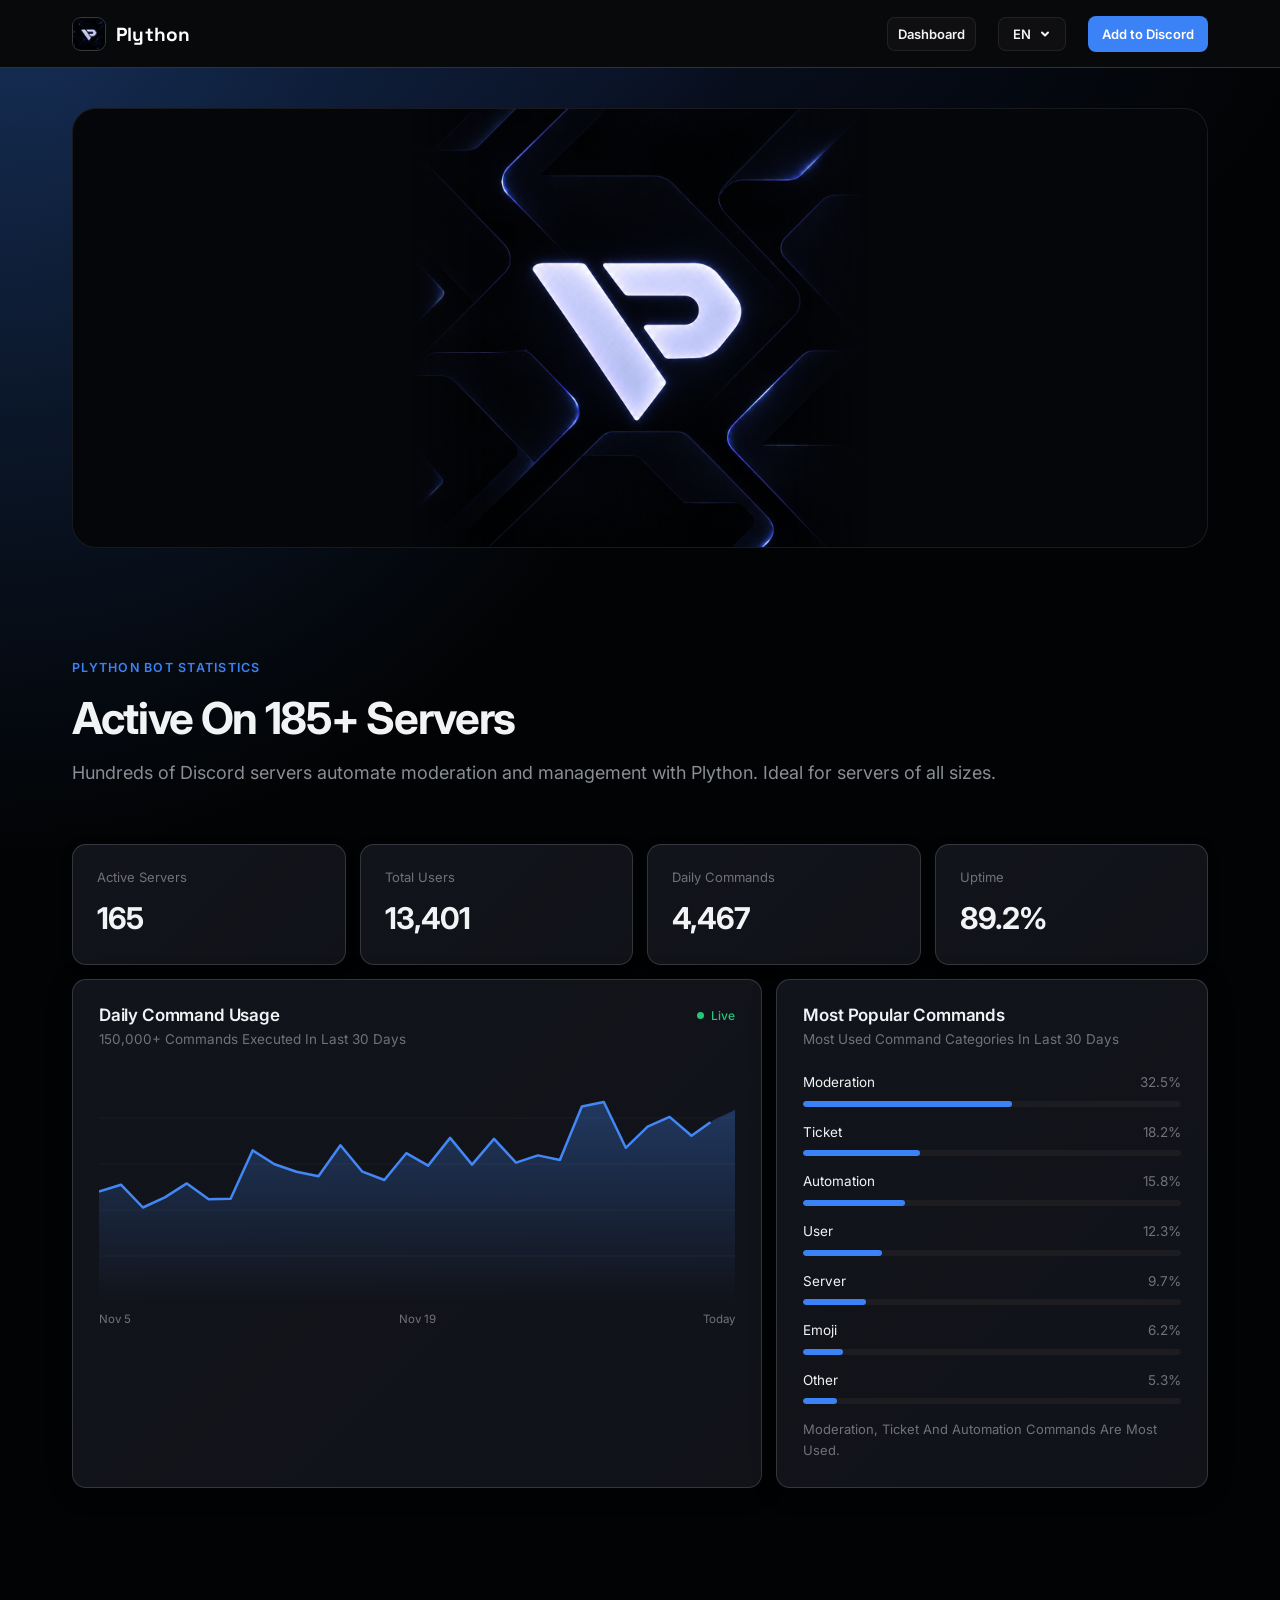
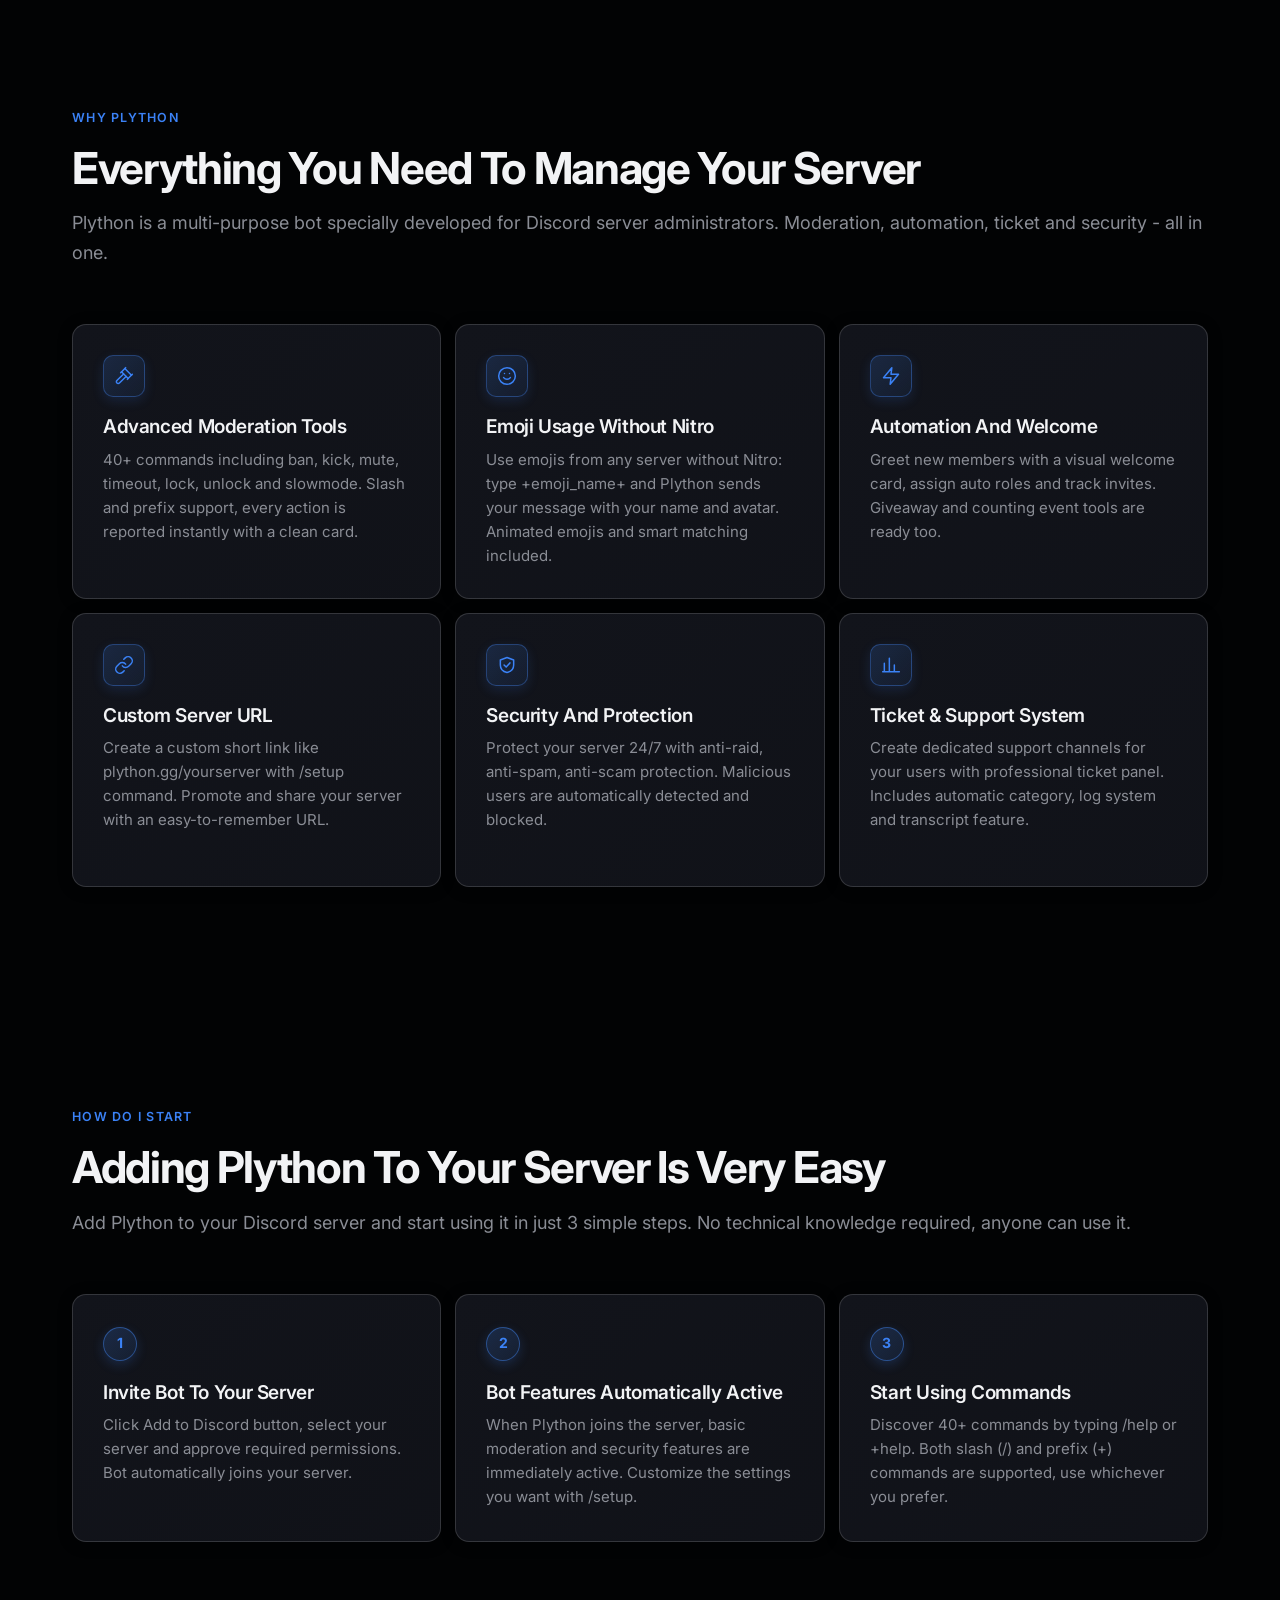
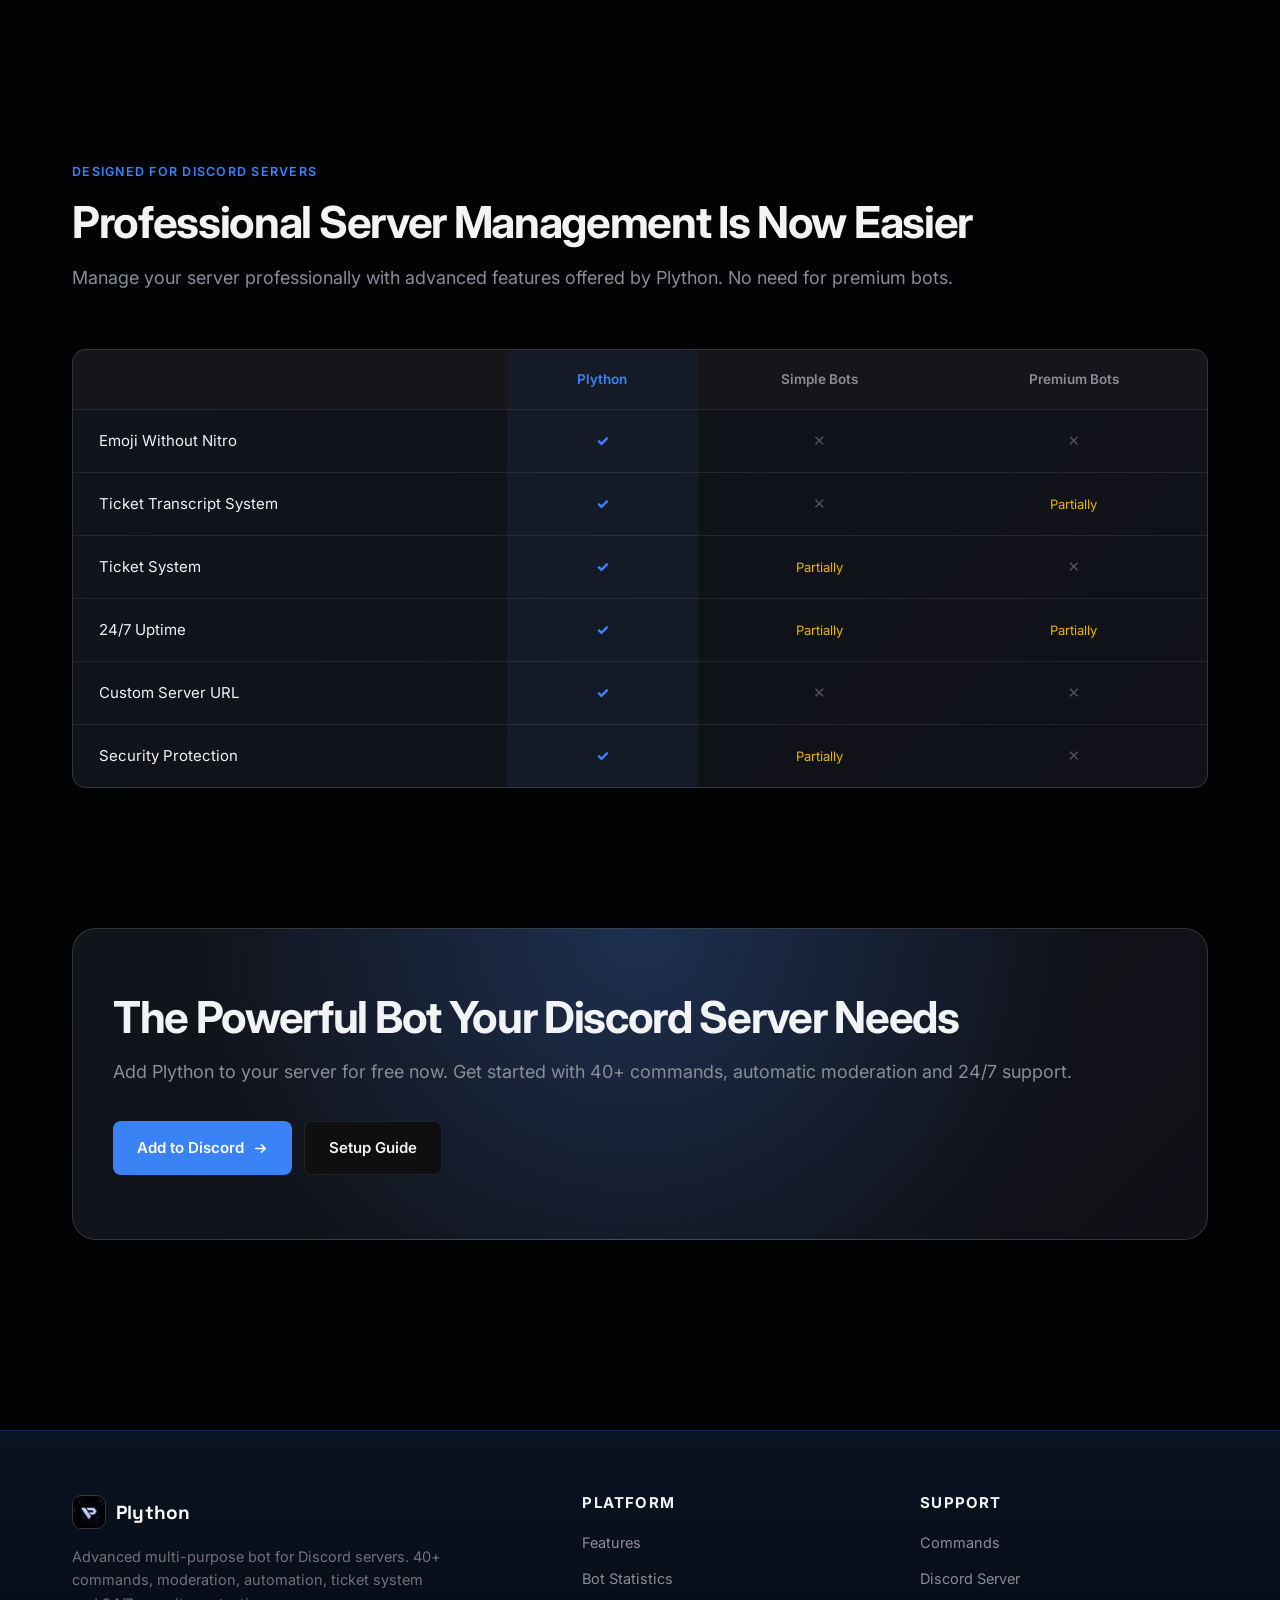
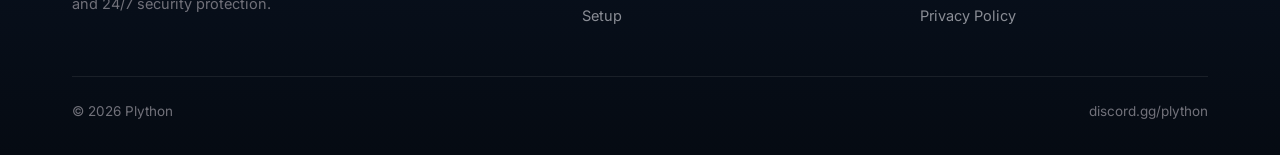
<file: index.html>
<!DOCTYPE html>
<html lang="en">

<head>
  <meta charset="UTF-8">
  <meta name="viewport" content="width=device-width, initial-scale=1">
  <title>Plython - Powerful Discord Bot</title>
  <meta name="description" content="Plython - a fully featured moderation and management bot for your Discord server. Free, powerful and easy to use.">
  <meta name="theme-color" content="#4287f5">
  <link rel="preconnect" href="https://fonts.googleapis.com">
  <link rel="preconnect" href="https://fonts.gstatic.com" crossorigin>
  <link href="https://fonts.googleapis.com/css2?family=Inter:wght@400;500;600;700;800&family=Orbitron:wght@700;800;900&family=Space+Grotesk:wght@700&display=swap" rel="stylesheet">
  <link rel="stylesheet" href="css/style.css?v=20">
</head>

<body>

  <header>
    <nav class="top">
      <div class="wrap">
        <a href="./" class="logo" id="headerLogo"><span class="logo-mark"><img src="plythonic.png" alt="Plython logo" width="34" height="34"></span><span class="logo-text">Plython</span></a>
        <div class="nav-cta" id="navCta">
          <a href="#" class="lang-sel" id="dashboardBtn">Dashboard</a>
          <div class="lang-dropdown" id="langDropdown">
            <button class="lang-btn" id="langBtn">
              <span id="currentLang">EN</span>
              <svg width="12" height="12" viewBox="0 0 12 12" fill="none" stroke="currentColor" stroke-width="2" stroke-linecap="round" stroke-linejoin="round">
                <path d="M3 4.5l3 3 3-3"/>
              </svg>
            </button>
            <div class="lang-menu" id="langMenu">
              <button class="lang-option" data-lang="en">EN<svg class="tick" width="14" height="14" viewBox="0 0 24 24" fill="none" stroke="currentColor" stroke-width="2.4" stroke-linecap="round" stroke-linejoin="round"><path d="M5 12.5l4.5 4.5L19 7.5" /></svg></button>
              <button class="lang-option" data-lang="tr">TR<svg class="tick" width="14" height="14" viewBox="0 0 24 24" fill="none" stroke="currentColor" stroke-width="2.4" stroke-linecap="round" stroke-linejoin="round"><path d="M5 12.5l4.5 4.5L19 7.5" /></svg></button>
            </div>
          </div>
          <a href="#how" class="btn btn-primary sm">Add to Discord</a>
          
        </div>
        <button class="menu-btn" id="menuBtn" type="button" aria-label="Menu" aria-expanded="false"><span></span><span></span><span></span></button>
      </div>
    </nav>
  </header>

  <main>
    <section class="hero">
      <div class="wrap">
        <div class="hero-frame" id="heroFrame"><img src="plythonic.png" alt="Plython"></div>
      </div>
    </section>

    <section id="network">
      <div class="wrap">
        <div class="sec-head reveal">
          <span class="eyebrow">Plython Bot Statistics</span>
          <h2>Active On 185+ Servers</h2>
          <p class="lead">Hundreds of Discord servers automate moderation and management with Plython. Ideal for servers of all sizes.</p>
        </div>
        <div class="net-top reveal">
          <div class="mini"><small>Active Servers</small><b data-count="185" data-sep="1">0</b></div>
          <div class="mini"><small>Total Users</small><b data-count="15000" data-sep="1">0</b></div>
          <div class="mini"><small>Daily Commands</small><b data-count="5000" data-sep="1">0</b></div>
          <div class="mini"><small>Uptime</small><b data-count="99.9" data-dec="1" data-suffix="%">0</b></div>
        </div>
        <div class="net-main reveal">
          <div class="panel">
            <span class="live"><i></i>Live</span>
            <h3>Daily Command Usage</h3>
            <p class="sub">150,000+ Commands Executed In Last 30 Days</p>
            <svg id="chart" viewBox="0 0 600 230" preserveAspectRatio="none"></svg>
            <div class="chart-x"><span id="d1"></span><span id="d2"></span><span>Today</span></div>
          </div>
          <div class="panel">
            <h3>Most Popular Commands</h3>
            <p class="sub">Most Used Command Categories In Last 30 Days</p>
            <div id="langs"></div>
            <p class="note">Moderation, Ticket And Automation Commands Are Most Used.</p>
          </div>
        </div>

      </div>
    </section>

    <section id="features">
      <div class="wrap">
        <div class="sec-head reveal">
          <span class="eyebrow">Why Plython</span>
          <h2>Everything You Need To Manage Your Server</h2>
          <p class="lead">Plython is a multi-purpose bot specially developed for Discord server administrators. Moderation, automation, ticket and security - all in one.</p>
        </div>
        <div class="feat-grid">
          <div class="feat reveal">
            <div class="ico"><svg viewBox="0 0 24 24" fill="none" stroke="currentColor" stroke-width="1.8" stroke-linecap="round" stroke-linejoin="round">
                <path d="m14.5 12.5-8 8a2.119 2.119 0 1 1-3-3l8-8" />
                <path d="m16 16 6-6" />
                <path d="m8 8 6-6" />
                <path d="m9 7 8 8" />
                <path d="m21 11-8-8" />
              </svg></div>
            <h3>Advanced Moderation Tools</h3>
            <p>40+ commands including ban, kick, mute, timeout, lock, unlock and slowmode. Slash and prefix support, every action is reported instantly with a clean card.</p>
          </div>
          <div class="feat reveal">
            <div class="ico"><svg viewBox="0 0 24 24" fill="none" stroke="currentColor" stroke-width="1.8" stroke-linecap="round" stroke-linejoin="round">
                <circle cx="12" cy="12" r="10" />
                <path d="M8 14s1.5 2 4 2 4-2 4-2" />
                <line x1="9" y1="9" x2="9.01" y2="9" />
                <line x1="15" y1="9" x2="15.01" y2="9" />
              </svg></div>
            <h3>Emoji Usage Without Nitro</h3>
            <p>Use emojis from any server without Nitro: type +emoji_name+ and Plython sends your message with your name and avatar. Animated emojis and smart matching included.</p>
          </div>
          <div class="feat reveal">
            <div class="ico"><svg viewBox="0 0 24 24" fill="none" stroke="currentColor" stroke-width="1.8" stroke-linecap="round" stroke-linejoin="round">
                <path d="M13 2 3 14h9l-1 8 10-12h-9l1-8z" />
              </svg></div>
            <h3>Automation And Welcome</h3>
            <p>Greet new members with a visual welcome card, assign auto roles and track invites. Giveaway and counting event tools are ready too.</p>
          </div>
          <div class="feat reveal">
            <div class="ico"><svg viewBox="0 0 24 24" fill="none" stroke="currentColor" stroke-width="1.8" stroke-linecap="round" stroke-linejoin="round">
                <path d="M10 13a5 5 0 0 0 7.54.54l3-3a5 5 0 0 0-7.07-7.07l-1.72 1.71"/><path d="M14 11a5 5 0 0 0-7.54-.54l-3 3a5 5 0 0 0 7.07 7.07l1.71-1.7100" />
              </svg></div>
            <h3>Custom Server URL</h3>
            <p>Create a custom short link like plython.gg/yourserver with /setup command. Promote and share your server with an easy-to-remember URL.</p>
          </div>
          <div class="feat reveal">
            <div class="ico"><svg viewBox="0 0 24 24" fill="none" stroke="currentColor" stroke-width="1.8" stroke-linecap="round" stroke-linejoin="round">
                <path d="M12 3l8 3v6c0 4.500-3.300 8-8 9-4.700-1-8-4.500-8-9V6l8-3z" />
                <path d="M8.500 12l2.500 2.5 4.500-5" />
              </svg></div>
            <h3>Security And Protection</h3>
            <p>Protect your server 24/7 with anti-raid, anti-spam, anti-scam protection. Malicious users are automatically detected and blocked.</p>
          </div>
          <div class="feat reveal">
            <div class="ico"><svg viewBox="0 0 24 24" fill="none" stroke="currentColor" stroke-width="1.8" stroke-linecap="round" stroke-linejoin="round">
                <path d="M4 20V10M10 20V4M16 20v-8M22 20H2" />
              </svg></div>
            <h3>Ticket & Support System</h3>
            <p>Create dedicated support channels for your users with professional ticket panel. Includes automatic category, log system and transcript feature.</p>
          </div>
        </div>
      </div>
    </section>

    <section id="how">
      <div class="wrap">
        <div class="sec-head center reveal">
          <span class="eyebrow">How Do I Start</span>
          <h2>Adding Plython To Your Server Is Very Easy</h2>
          <p class="lead">Add Plython to your Discord server and start using it in just 3 simple steps. No technical knowledge required, anyone can use it.</p>
        </div>
        <div class="steps">
          <div class="step reveal">
            <div class="num">1</div>
            <h3>Invite Bot To Your Server</h3>
            <p>Click Add to Discord button, select your server and approve required permissions. Bot automatically joins your server.</p>
          </div>
          <div class="step reveal">
            <div class="num">2</div>
            <h3>Bot Features Automatically Active</h3>
            <p>When Plython joins the server, basic moderation and security features are immediately active. Customize the settings you want with /setup.</p>
          </div>
          <div class="step reveal">
            <div class="num">3</div>
            <h3>Start Using Commands</h3>
            <p>Discover 40+ commands by typing /help or +help. Both slash (/) and prefix (+) commands are supported, use whichever you prefer.</p>
          </div>
        </div>
      </div>
    </section>

    <section id="compare">
      <div class="wrap">
        <div class="sec-head center reveal">
          <span class="eyebrow">Designed For Discord Servers</span>
          <h2>Professional Server Management Is Now Easier</h2>
          <p class="lead">Manage your server professionally with advanced features offered by Plython. No need for premium bots.</p>
        </div>
        <div class="table-wrap reveal">
          <table>
            <thead>
              <tr>
                <th></th>
                <th class="c hl">Plython</th>
                <th class="c">Simple Bots</th>
                <th class="c">Premium Bots</th>
              </tr>
            </thead>
            <tbody>
              <tr>
                <td>Emoji Without Nitro</td>
                <td class="c hl yes">✓</td>
                <td class="c no">✕</td>
                <td class="c no">✕</td>
              </tr>
              <tr>
                <td>Ticket Transcript System</td>
                <td class="c hl yes">✓</td>
                <td class="c no">✕</td>
                <td class="c part">Partially</td>
              </tr>
              <tr>
                <td>Ticket System</td>
                <td class="c hl yes">✓</td>
                <td class="c part">Partially</td>
                <td class="c no">✕</td>
              </tr>
              <tr>
                <td>24/7 Uptime</td>
                <td class="c hl yes">✓</td>
                <td class="c part">Partially</td>
                <td class="c part">Partially</td>
              </tr>
              <tr>
                <td>Custom Server URL</td>
                <td class="c hl yes">✓</td>
                <td class="c no">✕</td>
                <td class="c no">✕</td>
              </tr>
              <tr>
                <td>Security Protection</td>
                <td class="c hl yes">✓</td>
                <td class="c part">Partially</td>
                <td class="c no">✕</td>
              </tr>
            </tbody>
          </table>
        </div>
      </div>
    </section>





    <section class="cta">
      <div class="wrap">
        <div class="cta-box reveal">
          <h2>The Powerful Bot Your Discord Server Needs</h2>
          <p class="lead">Add Plython to your server for free now. Get started with 40+ commands, automatic moderation and 24/7 support.</p>
          <div class="hero-btns">
            <a href="#" class="btn btn-primary">Add to Discord <svg width="15" height="15" viewBox="0 0 16 16" fill="none" stroke="currentColor" stroke-width="1.8" stroke-linecap="round" stroke-linejoin="round">
                <path d="M3 8h10M9 4l4 4-4 4" />
              </svg></a>
            <a href="#how" class="btn btn-dark">Setup Guide</a>
          </div>
        </div>
      </div>
    </section>
  </main>

  <footer>
    <div class="wrap">
      <div class="foot-grid">
        <div>
          <a href="#" class="logo"><span class="logo-mark"><img src="plythonic.png" alt="Plython logo" width="34" height="34"></span><span class="logo-text">Plython</span></a>
          <p>Advanced multi-purpose bot for Discord servers. 40+ commands, moderation, automation, ticket system and 24/7 security protection.</p>
        </div>
        <div>
          <h4>Platform</h4>
          <ul>
            <li><a href="#features">Features</a></li>
            <li><a href="#network">Bot Statistics</a></li>
            <li><a href="#how">Setup</a></li>
          </ul>
        </div>
        <div>
          <h4>Support</h4>
          <ul>
            <li><a href="#">Commands</a></li>
            <li><a href="#">Discord Server</a></li>
            <li><a href="#">Privacy Policy</a></li>
          </ul>
        </div>
      </div>
      <div class="copy"><span>© 2026 Plython</span><span>discord.gg/plython</span></div>
    </div>
  </footer>

  <button class="to-top" id="toTop" type="button" aria-label="Scroll to top">
    <svg viewBox="0 0 24 24" width="20" height="20" fill="none" stroke="currentColor" stroke-width="2" stroke-linecap="round" stroke-linejoin="round"><path d="M12 19V5M5 12l7-7 7 7" /></svg>
  </button>
  <script src="js/language.js?v=9"></script>
  <script src="js/main.js?v=21"></script>
</body>

</html>
</file>
<file: css/style.css>
:root {
  --bg: #020304;
  --bg2: #0d0d0f;
  --panel: #12141B;
  --panel2: #16161a;
  --line: rgba(255, 255, 255, .08);
  --line2: rgba(255, 255, 255, .15);
  --text: #F2F3F5;
  --muted: #8A8D95;
  --dim: #71717a;
  --blue: #3B82F6;
  --blue2: #3B82F6;
  --green: #23C77A;
  --red: #ef4444;
  --yellow: #eab308;
  --radius: 14px;
  --sans: 'Inter', system-ui, -apple-system, 'Segoe UI', sans-serif;
}

* {
  box-sizing: border-box;
  margin: 0;
  padding: 0;
}

html {
  scroll-behavior: smooth;
  scroll-padding-top: 84px;
}

body {
  background-color: var(--bg);
  background-image:
    radial-gradient(ellipse 75% 100% at 0% 0%, rgba(59, 130, 246, .34) 0%, rgba(59, 130, 246, .14) 40%, transparent 78%),
    radial-gradient(ellipse 70% 520px at 50% 0%, rgba(37, 70, 160, .2), transparent 75%);
  background-size: 100% 1100px, auto;
  background-repeat: no-repeat;
  color: var(--text);
  font-family: var(--sans);
  line-height: 1.6;
  overflow-x: hidden;
  -webkit-font-smoothing: antialiased;
}

a {
  color: inherit;
  text-decoration: none;
}

button {
  font-family: inherit;
  cursor: pointer;
  border: none;
  background: none;
  color: inherit;
}

svg {
  display: block;
  max-width: 100%;
}

.wrap {
  width: min(1136px, 92%);
  margin: 0 auto;
}

section {
  padding: 110px 0;
}

h1,
h2,
h3,
h4 {
  line-height: 1.1;
  letter-spacing: -.03em;
}

.eyebrow {
  font-size: 12.5px;
  font-weight: 600;
  letter-spacing: .1em;
  text-transform: uppercase;
  color: var(--blue2);
  margin-bottom: 16px;
  display: block;
}

h2 {
  font-size: clamp(30px, 4vw, 44px);
  font-weight: 700;
  margin-bottom: 16px;
}

.lead {
  color: var(--muted);
  font-size: 18px;
  max-width: none;
  width: 100%;
  line-height: 1.65;
}

.sec-head {
  margin-bottom: 56px;
}

.sec-head,
.sec-head.center {
  text-align: left;
}

.sec-head h2 {
  max-width: none;
  width: 100%;
}

.sec-head.center .lead {
  margin: 0;
}

.btn {
  display: inline-flex;
  align-items: center;
  justify-content: center;
  gap: 9px;
  padding: 14px 24px;
  border-radius: 8px;
  font-weight: 600;
  font-size: 15px;
  transition: .2s;
  white-space: nowrap;
}

.btn-primary {
  background: var(--blue);
  color: #fff;
}

.btn-primary:hover {
  background: var(--blue2);
  transform: translateY(-1px);
}

.btn-dark {
  background: #0f0f12;
  border: 1px solid var(--line);
  color: var(--text);
}

.btn-dark:hover {
  border-color: var(--line2);
  background: #16161a;
}

.btn.sm {
  padding: 8px 14px;
  font-size: 13px;
  font-weight: 600;
}

.reveal {
  opacity: 0;
  transform: translateY(24px);
  transition: opacity .8s ease, transform .8s ease;
}

.reveal.in {
  opacity: 1;
  transform: none;
}

nav.top::after {
  content: "";
  position: absolute;
  left: 0;
  right: 0;
  bottom: 0;
  height: 1px;
  background: rgba(255, 255, 255, .16);
  pointer-events: none;
}

nav.top {
  position: sticky;
  top: 0;
  z-index: 50;
  background: #08090b;
}

nav.top .wrap {
  position: relative;
  display: flex;
  align-items: center;
  justify-content: space-between;
  height: 68px;
}

.logo {
  display: flex;
  align-items: center;
  gap: 10px;
  font-weight: 700;
  font-size: 17px;
  letter-spacing: -0.01em;
  font-family: 'Inter', system-ui, sans-serif;
  font-style: normal;
}

.logo-mark {
  width: 34px;
  height: 34px;
  flex: none;
  border-radius: 9px;
  overflow: hidden;
  border: 1px solid rgba(255, 255, 255, .2);
  background: #05060a;
}

.logo-mark img {
  display: block;
  width: 100%;
  height: 100%;
  object-fit: contain;   /* whole plythonic.png, nothing cropped */
}

.logo-text {
  font-family: 'Space Grotesk', 'Inter', system-ui, sans-serif;
  font-weight: 700;
  font-size: 19px;
  letter-spacing: 0.01em;
  line-height: 1;
  color: #fff;
}

.logo small {
  font-weight: 400;
  color: var(--dim);
  font-size: 15px;
  margin-left: -4px;
}

.nav-cta {
  display: flex;
  gap: 22px;
  align-items: center;
  justify-content: flex-end;
}

.nav-cta .signin {
  font-size: 14.5px;
  font-weight: 500;
}

.hero {
  padding: 40px 0 0;
}

.hero-frame {
  width: 100%;
  min-height: 440px;
  border: 1px solid var(--line);
  border-radius: 24px;
  background: radial-gradient(640px circle at 50% 0%, rgba(66, 135, 245, .2), transparent 70%), var(--panel);
  overflow: hidden;
}

.hero-frame {
  height: 440px;
}

.hero-frame {
  position: relative;
  background: #05060a;
}
.hero-frame img {
  display: block;
  height: 100%;
  width: auto;           /* shows the whole plythonic.png, nothing cropped */
  max-width: 100%;
  margin: 0 auto;
  /* soft edges so the picture blends into the frame */
  -webkit-mask-image: linear-gradient(to right, transparent 0, #000 18%, #000 82%, transparent 100%);
  mask-image: linear-gradient(to right, transparent 0, #000 18%, #000 82%, transparent 100%);
}

.hero-grid {
  display: grid;
  grid-template-columns: 1.02fr .98fr;
  gap: 56px;
  align-items: center;
}

.hero h1 {
  font-size: clamp(40px, 5.3vw, 64px);
  font-weight: 700;
  margin-bottom: 26px;
  letter-spacing: -.035em;
  line-height: 1.04;
}

.hero p.lead {
  margin-bottom: 38px;
  font-size: 18px;
  max-width: 560px;
}

.hero-btns {
  display: flex;
  gap: 12px;
  flex-wrap: wrap;
}

.browser {
  background: #0c0c0f;
  border: 1px solid var(--line);
  border-radius: 16px;
  overflow: hidden;
  box-shadow: 0 50px 120px -40px rgba(30, 60, 160, .35);
}

.browser-bar {
  display: grid;
  grid-template-columns: 70px 1fr 70px;
  align-items: center;
  padding: 12px 16px;
  border-bottom: 1px solid var(--line);
  background: #0e0e11;
}

.dots {
  display: flex;
  gap: 7px;
}

.dots i {
  width: 10px;
  height: 10px;
  border-radius: 50%;
  background: #2b2b31;
}

.url {
  display: flex;
  align-items: center;
  justify-content: center;
  gap: 7px;
  background: #09090b;
  border: 1px solid var(--line);
  border-radius: 6px;
  padding: 4px 10px;
  font-size: 11.5px;
  color: var(--muted);
}

.browser-body {
  display: grid;
  grid-template-columns: 148px 1fr;
  min-height: 440px;
}

.side {
  border-right: 1px solid var(--line);
  padding: 16px 12px;
  display: grid;
  gap: 6px;
  align-content: start;
}

.side-logo {
  display: flex;
  align-items: center;
  gap: 9px;
  padding: 6px 8px;
  margin-bottom: 8px;
}

.side-logo i {
  width: 20px;
  height: 20px;
  border-radius: 5px;
  background: var(--blue);
}

.bar-s {
  height: 7px;
  border-radius: 4px;
  background: #2a2a31;
}

.side-item {
  display: flex;
  align-items: center;
  gap: 9px;
  padding: 9px 8px;
  border-radius: 7px;
}

.side-item i {
  width: 11px;
  height: 11px;
  border-radius: 3px;
  background: #2a2a31;
}

.side-item.act {
  background: #17171c;
}

.main {
  padding: 18px;
  display: flex;
  flex-direction: column;
  gap: 16px;
}

.mini-cards {
  display: grid;
  grid-template-columns: 1fr 1fr;
  gap: 10px;
}

.mini-card {
  border: 1px solid var(--line);
  border-radius: 9px;
  padding: 11px 12px;
  display: grid;
  gap: 7px;
  background: #0d0d10;
}

.mini-card .t {
  display: flex;
  align-items: center;
  gap: 7px;
}

.mini-card .t i {
  width: 5px;
  height: 5px;
  border-radius: 50%;
  background: var(--blue2);
}

.mini-card:nth-child(2) .t i {
  background: var(--green);
}

.spons-row {
  display: flex;
  justify-content: space-between;
  align-items: center;
}

.spons-row span {
  font-size: 10.5px;
  letter-spacing: .14em;
  color: var(--dim);
  font-weight: 500;
}

.cdots {
  display: flex;
  gap: 4px;
}

.cdots i {
  width: 5px;
  height: 5px;
  border-radius: 99px;
  background: #3a3a42;
  transition: .3s;
}

.cdots i.on {
  width: 20px;
  background: var(--blue2);
}

.ad-main {
  border: 1.5px solid #e4e4e7;
  border-radius: 26px;
  padding: 20px 20px 20px 22px;
  background: #09090b;
  display: grid;
  grid-template-columns: 1fr 78px;
  gap: 10px;
  min-height: 270px;
  transition: opacity .3s;
}

.ad-main.fade {
  opacity: 0;
}

.ad-author {
  display: flex;
  align-items: center;
  gap: 8px;
  font-size: 13px;
  font-weight: 600;
  margin-bottom: 10px;
}

.ad-author:empty {
  display: none;
}

.av {
  width: 20px;
  height: 20px;
  border-radius: 50%;
  background: linear-gradient(135deg, #4287f5, #7c5cff);
  flex: none;
}

.ad-main h4 {
  font-size: 16px;
  font-weight: 700;
  margin-bottom: 9px;
  letter-spacing: -.01em;
  line-height: 1.25;
}

.ad-main h4:empty {
  display: none;
}

.official {
  display: inline-block;
  font-size: 10px;
  font-weight: 700;
  letter-spacing: .04em;
  background: #18181b;
  border: 1px solid var(--line);
  border-radius: 5px;
  padding: 2px 8px;
  margin-bottom: 10px;
}

.official:empty {
  display: none;
}

.ad-main p {
  font-size: 13.5px;
  color: var(--muted);
  margin-bottom: 12px;
  line-height: 1.6;
}

.ad-main p:empty {
  display: none;
}

.ad-meta {
  font-size: 12px;
  color: var(--muted);
  margin-bottom: 12px;
  display: block;
  white-space: nowrap;
  overflow: hidden;
  text-overflow: ellipsis;
}

.ad-meta:empty {
  display: none;
}

.join {
  background: #000;
  border: 1px solid var(--line2);
  color: #fff;
  font-weight: 600;
  font-size: 13px;
  padding: 9px 14px;
  border-radius: 8px;
}

.join:empty {
  display: none;
}

.ad-art {
  display: flex;
  justify-content: flex-end;
  align-items: flex-start;
}

.ad-art svg {
  display: none;
}

.stats {
  border-top: 1px solid var(--line);
  border-bottom: 1px solid var(--line);
  padding: 0;
}

.stats-grid {
  display: grid;
  grid-template-columns: repeat(4, 1fr);
}

.stat {
  padding: 42px 32px;
  border-left: 1px solid var(--line);
}

.stat:first-child {
  border-left: none;
  padding-left: 0;
}

.stat b {
  display: block;
  font-size: clamp(28px, 3.4vw, 38px);
  font-weight: 700;
  letter-spacing: -.03em;
  margin-bottom: 4px;
}

.stat span {
  color: var(--dim);
  font-size: 13.5px;
}

.net-top {
  display: grid;
  grid-template-columns: repeat(4, 1fr);
  gap: 14px;
  margin-bottom: 14px;
}

.mini {
  background: linear-gradient(135deg, var(--panel) 0%, rgba(18, 20, 27, 0.9) 100%);
  border: 1px solid var(--line2);
  border-radius: var(--radius);
  padding: 22px 24px;
  transition: all 0.3s ease;
  box-shadow: 0 2px 12px rgba(0, 0, 0, 0.2);
}

.mini:hover {
  transform: translateY(-2px);
  box-shadow: 0 6px 24px rgba(59, 130, 246, 0.1);
  border-color: rgba(59, 130, 246, 0.3);
}

.mini small {
  color: var(--dim);
  font-size: 13px;
  display: block;
  margin-bottom: 6px;
}

.mini b {
  display: block;
  font-size: 30px;
  font-weight: 700;
  letter-spacing: -.03em;
}

.net-main {
  display: grid;
  grid-template-columns: 1.6fr 1fr;
  gap: 14px;
}

.panel {
  background: linear-gradient(135deg, var(--panel) 0%, rgba(18, 20, 27, 0.92) 100%);
  border: 1px solid var(--line2);
  border-radius: var(--radius);
  padding: 26px;
  box-shadow: 0 4px 24px rgba(0, 0, 0, 0.25);
  transition: all 0.3s ease;
}

.panel:hover {
  transform: translateY(-3px);
  box-shadow: 0 8px 32px rgba(59, 130, 246, 0.12);
  border-color: rgba(59, 130, 246, 0.3);
}

.panel h3 {
  font-size: 17px;
  font-weight: 600;
  letter-spacing: -.01em;
  margin-bottom: 4px;
}

.panel .sub {
  color: var(--dim);
  font-size: 13.5px;
  margin-bottom: 22px;
}

.live {
  float: right;
  font-size: 12px;
  color: var(--green);
  display: flex;
  align-items: center;
  gap: 7px;
  font-weight: 500;
}

.live i,
.pulse {
  width: 7px;
  height: 7px;
  border-radius: 50%;
  background: var(--green);
  animation: pulse 1.8s infinite;
  display: inline-block;
}

@keyframes pulse {
  50% {
    opacity: .35;
  }
}

#chart {
  width: 100%;
  height: 230px;
}

.chart-x {
  display: flex;
  justify-content: space-between;
  font-size: 11.5px;
  color: var(--dim);
  margin-top: 8px;
}

.lang-row {
  margin-bottom: 15px;
}

.lang-row div {
  display: flex;
  justify-content: space-between;
  font-size: 13.5px;
  margin-bottom: 7px;
}

.lang-row span:last-child {
  color: var(--dim);
}

.bar {
  height: 6px;
  background: #1c1c21;
  border-radius: 99px;
  overflow: hidden;
}

.bar i {
  display: block;
  height: 100%;
  width: 0;
  background: var(--blue2);
  border-radius: 99px;
  transition: width 1.4s cubic-bezier(.2, .8, .2, 1);
}

.chips {
  display: flex;
  flex-wrap: wrap;
  gap: 6px;
  margin-top: 18px;
}

.chip {
  font-size: 11.5px;
  font-weight: 500;
  padding: 4px 9px;
  border: 1px solid var(--line);
  border-radius: 6px;
  color: var(--dim);
  text-transform: uppercase;
  letter-spacing: .04em;
}

.chip.on {
  color: var(--blue2);
  border-color: rgba(66, 135, 245, .4);
  background: rgba(66, 135, 245, .1);
}

.note {
  margin-top: 14px;
  margin-bottom: 0;
  color: var(--dim);
  font-size: 13px;
}

.feat-grid {
  display: grid;
  grid-template-columns: repeat(3, 1fr);
  grid-auto-rows: 1fr;
  gap: 14px;
}

.feat {
  background: linear-gradient(135deg, var(--panel) 0%, rgba(18, 20, 27, 0.9) 100%);
  border: 1px solid var(--line2);
  border-radius: var(--radius);
  padding: 30px;
  transition: all 0.3s ease;
  box-shadow: 0 2px 16px rgba(0, 0, 0, 0.2);
}

.feat:hover {
  border-color: rgba(59, 130, 246, 0.35);
  transform: translateY(-4px);
  box-shadow: 0 8px 32px rgba(59, 130, 246, 0.15);
}

.ico {
  width: 42px;
  height: 42px;
  border-radius: 10px;
  background: linear-gradient(135deg, rgba(66, 135, 245, .18) 0%, rgba(66, 135, 245, .08) 100%);
  border: 1px solid rgba(66, 135, 245, .35);
  display: grid;
  place-items: center;
  color: var(--blue2);
  margin-bottom: 20px;
  box-shadow: 0 4px 12px rgba(59, 130, 246, 0.15);
  transition: all 0.3s ease;
}

.feat:hover .ico {
  transform: scale(1.05);
  box-shadow: 0 6px 16px rgba(59, 130, 246, 0.25);
}

.ico svg {
  width: 20px;
  height: 20px;
}

.feat h3 {
  font-size: 19px;
  font-weight: 600;
  margin-bottom: 10px;
  letter-spacing: -.02em;
}

.feat p {
  color: var(--muted);
  font-size: 15px;
}

.steps {
  display: grid;
  grid-template-columns: repeat(3, 1fr);
  gap: 14px;
}

.step {
  background: linear-gradient(135deg, var(--panel) 0%, rgba(18, 20, 27, 0.88) 100%);
  border: 1px solid var(--line2);
  border-radius: var(--radius);
  padding: 32px 30px;
  transition: all 0.3s ease;
  box-shadow: 0 2px 16px rgba(0, 0, 0, 0.2);
}

.step:hover {
  transform: translateY(-4px);
  box-shadow: 0 8px 32px rgba(59, 130, 246, 0.15);
  border-color: rgba(59, 130, 246, 0.35);
}

.step .num {
  width: 34px;
  height: 34px;
  border-radius: 50%;
  background: linear-gradient(135deg, rgba(66, 135, 245, .2) 0%, rgba(66, 135, 245, .1) 100%);
  border: 1px solid rgba(66, 135, 245, .45);
  color: var(--blue2);
  display: grid;
  place-items: center;
  font-weight: 700;
  font-size: 14px;
  margin-bottom: 22px;
  box-shadow: 0 4px 12px rgba(59, 130, 246, 0.2);
  transition: all 0.3s ease;
}

.step:hover .num {
  transform: scale(1.1);
  box-shadow: 0 6px 16px rgba(59, 130, 246, 0.3);
}

.step h3 {
  font-size: 19px;
  font-weight: 600;
  margin-bottom: 10px;
  letter-spacing: -.02em;
}

.step p {
  color: var(--muted);
  font-size: 15px;
}

.table-wrap {
  overflow-x: auto;
  border: 1px solid var(--line2);
  border-radius: var(--radius);
  background: linear-gradient(135deg, var(--panel) 0%, rgba(18, 20, 27, 0.9) 100%);
  box-shadow: 0 4px 24px rgba(0, 0, 0, 0.25);
}

table {
  width: 100%;
  border-collapse: collapse;
  min-width: 640px;
}

th,
td {
  padding: 19px 26px;
  text-align: left;
  border-bottom: 1px solid var(--line);
  font-size: 15px;
}

tr:last-child td {
  border-bottom: none;
}

th {
  font-size: 13.5px;
  color: var(--muted);
  font-weight: 600;
  background: var(--panel2);
}

th.c,
td.c {
  text-align: center;
}

th.hl {
  color: var(--blue2);
}

td.hl,
th.hl {
  background: rgba(66, 135, 245, .06);
}

.yes {
  color: var(--blue2);
  font-weight: 800;
}

.no {
  color: #52525b;
}

.part {
  color: var(--yellow);
  font-size: 13px;
}

.price-grid {
  display: grid;
  grid-template-columns: repeat(3, 1fr);
  gap: 14px;
  align-items: stretch;
}

.plan {
  background: var(--panel);
  border: 1px solid var(--line);
  border-radius: 18px;
  padding: 32px 30px;
  display: flex;
  flex-direction: column;
  position: relative;
  transition: .25s;
}

.plan:hover {
  border-color: var(--line2);
}

.plan.best {
  border-color: var(--blue2);
  box-shadow: 0 0 0 1px var(--blue2), 0 30px 80px -40px rgba(66, 135, 245, .6);
}

.plan .ribbon {
  position: absolute;
  top: -12px;
  left: 30px;
  background: var(--blue);
  color: #fff;
  font-size: 12px;
  font-weight: 600;
  padding: 3px 12px;
  border-radius: 999px;
}

.plan h3 {
  font-size: 20px;
  font-weight: 600;
  letter-spacing: -.02em;
}

.plan .desc {
  color: var(--dim);
  font-size: 14px;
  margin: 2px 0 22px;
}

.plan .amount {
  font-size: 46px;
  font-weight: 700;
  letter-spacing: -.04em;
  line-height: 1;
}

.plan .once {
  color: var(--dim);
  font-size: 14px;
  margin: 6px 0 4px;
}

.bonus {
  color: var(--blue2);
  font-size: 13.5px;
  font-weight: 500;
  min-height: 22px;
  margin-bottom: 14px;
}

.plan ul {
  list-style: none;
  margin: 8px 0 28px;
  display: grid;
  gap: 12px;
  flex: 1;
}

.plan li {
  display: flex;
  gap: 11px;
  font-size: 14.5px;
  color: var(--muted);
}

.plan li::before {
  content: "";
  width: 16px;
  height: 16px;
  flex: none;
  margin-top: 3px;
  border-radius: 50%;
  background: rgba(66, 135, 245, .15) url("data:image/svg+xml,%3Csvg xmlns='http://www.w3.org/2000/svg' viewBox='0 0 16 16'%3E%3Cpath d='M4.5 8.3l2.3 2.3 4.7-4.9' fill='none' stroke='%234287f5' stroke-width='1.8' stroke-linecap='round' stroke-linejoin='round'/%3E%3C/svg%3E") center/contain no-repeat;
}

.plan .btn {
  width: 100%;
}

.estimator {
  margin-top: 24px;
  background: var(--panel);
  border: 1px solid var(--line);
  border-radius: 18px;
  padding: 34px;
  display: grid;
  grid-template-columns: 1.2fr 1fr;
  gap: 40px;
  align-items: center;
}

.estimator h3 {
  font-size: 21px;
  font-weight: 600;
  margin-bottom: 6px;
  letter-spacing: -.02em;
}

.estimator .sub {
  color: var(--dim);
  font-size: 14.5px;
  margin-bottom: 24px;
}

.est-val {
  font-size: 36px;
  font-weight: 700;
  margin-bottom: 14px;
  letter-spacing: -.03em;
}

.est-scale {
  display: flex;
  justify-content: space-between;
  font-size: 12px;
  color: var(--dim);
  margin-top: 10px;
}

.est-out {
  background: var(--bg2);
  border: 1px solid var(--line);
  border-radius: 14px;
  padding: 24px 26px;
}

.est-out .row {
  display: flex;
  justify-content: space-between;
  align-items: baseline;
  padding: 13px 0;
  border-bottom: 1px solid var(--line);
}

.est-out .row:last-of-type {
  border: none;
}

.est-out .row span {
  color: var(--muted);
  font-size: 14px;
}

.est-out .row b {
  font-size: 24px;
  font-weight: 700;
  letter-spacing: -.02em;
}

.est-out small {
  display: block;
  color: var(--dim);
  font-size: 12px;
  margin-top: 12px;
}

.faq-grid {
  display: grid;
  grid-template-columns: .8fr 1.2fr;
  gap: 60px;
  align-items: start;
}

.faq-side .btn {
  margin-top: 26px;
}

details {
  background: var(--panel);
  border: 1px solid var(--line);
  border-radius: 12px;
  margin-bottom: 10px;
  transition: .2s;
}

details[open] {
  border-color: var(--line2);
}

summary {
  list-style: none;
  cursor: pointer;
  padding: 19px 22px;
  font-weight: 600;
  font-size: 15.5px;
  display: flex;
  justify-content: space-between;
  align-items: center;
  gap: 16px;
}

summary::-webkit-details-marker {
  display: none;
}

summary::after {
  content: "+";
  font-size: 22px;
  color: var(--dim);
  transition: .25s;
  font-weight: 400;
}

details[open] summary::after {
  transform: rotate(45deg);
  color: var(--blue2);
}

details p {
  padding: 0 22px 20px;
  color: var(--muted);
  font-size: 15px;
}

.cta {
  padding: 30px 0 110px;
}

.cta-box {
  text-align: left;
  border: 1px solid var(--line2);
  border-radius: 24px;
  padding: 64px 40px;
  background: radial-gradient(640px circle at 50% 0%, rgba(66, 135, 245, .25), transparent 70%), 
              linear-gradient(135deg, var(--panel) 0%, rgba(18, 20, 27, 0.85) 100%);
  box-shadow: 0 8px 32px rgba(0, 0, 0, 0.3);
}

.cta-box h2 {
  max-width: none;
  margin: 0 0 16px;
}

.cta-box .lead {
  margin: 0 0 34px;
}

.cta-box .hero-btns {
  justify-content: flex-start;
}

footer {
  background: linear-gradient(180deg, rgba(59, 130, 246, 0.12) 0%, rgba(59, 130, 246, 0.06) 100%);
  border-top: 1px solid rgba(59, 130, 246, 0.25);
  padding: 64px 0 32px;
  margin-top: 80px;
}

.foot-grid {
  display: grid;
  grid-template-columns: 1.6fr 1fr 1fr;
  gap: 50px;
  margin-bottom: 48px;
}

.foot-grid p {
  color: var(--dim);
  font-size: 14.5px;
  margin-top: 16px;
  max-width: 380px;
}

.foot-grid h4 {
  font-size: 17px;
  font-weight: 700;
  color: var(--text);
  margin-bottom: 18px;
  letter-spacing: -0.01em;
  text-transform: uppercase;
  font-size: 15px;
  letter-spacing: 0.08em;
}

.foot-grid ul {
  list-style: none;
  display: grid;
  gap: 11px;
}

.foot-grid li a {
  color: var(--muted);
  font-size: 14.5px;
  transition: .2s;
}

.foot-grid li a:hover {
  color: var(--text);
}

.copy {
  padding-top: 24px;
  border-top: 1px solid var(--line);
  display: flex;
  justify-content: space-between;
  color: var(--dim);
  font-size: 13.5px;
  flex-wrap: wrap;
  gap: 10px;
}

.lang-sel {
  background: #0f0f12;
  color: var(--text);
  border: 1px solid var(--line);
  border-radius: 8px;
  padding: 8px 10px;
  font: 600 13px var(--sans);
  cursor: pointer;
  outline: none;
}

.lang-sel:hover {
  border-color: var(--line2);
}

.lang-dropdown {
  position: relative;
}

.lang-btn {
  background: #0f0f12;
  color: var(--text);
  border: 1px solid var(--line);
  border-radius: 8px;
  padding: 8px 14px;
  font: 600 13px var(--sans);
  cursor: pointer;
  display: flex;
  align-items: center;
  gap: 8px;
  transition: all 0.2s;
}

.lang-btn:hover {
  border-color: var(--line2);
  background: #131316;
}

.lang-btn > svg {
  transition: transform 0.2s;
}

.lang-dropdown.open .lang-btn > svg {
  transform: rotate(180deg);
}

.lang-menu {
  position: absolute;
  top: calc(100% + 6px);
  right: 0;
  background: #0f0f12;
  border: 1px solid var(--line2);
  border-radius: 10px;
  padding: 6px;
  min-width: 112px;
  opacity: 0;
  visibility: hidden;
  transform: translateY(-8px);
  transition: all 0.2s;
  box-shadow: 0 8px 24px rgba(0, 0, 0, 0.4);
  z-index: 100;
}

.lang-dropdown.open .lang-menu {
  opacity: 1;
  visibility: visible;
  transform: translateY(0);
}

.lang-option {
  width: 100%;
  background: transparent;
  color: var(--text);
  border: none;
  border-radius: 6px;
  padding: 7px 8px;
  font: 500 13px var(--sans);
  cursor: pointer;
  text-align: left;
  transition: all 0.2s;
  display: flex;
  align-items: center;
  gap: 8px;
}

.lang-option:hover {
  background: rgba(59, 130, 246, 0.15);
  color: var(--blue2);
}

.lang-option.active {
  background: rgba(59, 130, 246, 0.1);
  color: var(--blue2);
}

.lang-option .tick {
  width: 14px;
  height: 14px;
  margin-left: auto;
  color: var(--blue2);
  opacity: 0;
  transition: opacity 0.2s;
}

.lang-option.active .tick {
  opacity: 1;
}

@media (max-width: 980px) {  .nav-cta .signin {
    display: none;
  }

  .hero-grid,
  .net-main,
  .estimator,
  .faq-grid {
    grid-template-columns: 1fr;
  }

  .feat-grid,
  .price-grid,
  .steps {
    grid-template-columns: 1fr;
  }

  .stats-grid,
  .net-top {
    grid-template-columns: repeat(2, 1fr);
  }

  .stat:nth-child(3) {
    border-left: none;
    padding-left: 0;
  }

  .stat:nth-child(odd) {
    padding-left: 0;
  }

  .stat:nth-child(-n+2) {
    border-bottom: 1px solid var(--line);
  }

  .foot-grid {
    grid-template-columns: 1fr 1fr;
  }

  .foot-grid>div:first-child {
    grid-column: span 2;
  }

  section {
    padding: 80px 0;
  }

  .hero {
    padding: 24px 0;
  }
}

@media (max-width: 560px) {
  .hero-frame {
    min-height: 260px;
    height: 260px;
  }

  .browser-body {
    grid-template-columns: 1fr;
  }

  .side {
    display: none;
  }

  .estimator {
    padding: 24px;
  }
}


.toast {
  position: fixed;
  top: 84px;
  right: 24px;
  background: linear-gradient(135deg, var(--panel) 0%, rgba(18, 20, 27, 0.95) 100%);
  border: 1px solid var(--line2);
  border-radius: 12px;
  padding: 16px 20px;
  color: var(--text);
  font-size: 14px;
  font-weight: 500;
  box-shadow: 0 8px 32px rgba(0, 0, 0, 0.4);
  z-index: 1000;
  opacity: 0;
  transform: translateY(-20px);
  transition: all 0.3s ease;
  pointer-events: none;
  display: flex;
  align-items: center;
  gap: 12px;
}

.toast.show {
  opacity: 1;
  transform: translateY(0);
}

.toast-icon {
  width: 36px;
  height: 36px;
  min-width: 36px;
  border-radius: 8px;
  background: linear-gradient(135deg, rgba(66, 135, 245, .18) 0%, rgba(66, 135, 245, .08) 100%);
  border: 1px solid rgba(66, 135, 245, .35);
  display: grid;
  place-items: center;
  color: var(--blue2);
}

.toast-icon svg {
  width: 18px;
  height: 18px;
}

.to-top {
  position: fixed;
  right: 24px;
  bottom: 24px;
  width: 44px;
  height: 44px;
  border-radius: 12px;
  background: linear-gradient(135deg, rgba(66, 135, 245, .18) 0%, rgba(66, 135, 245, .08) 100%), var(--bg2);
  border: 1px solid rgba(66, 135, 245, .35);
  color: var(--blue2);
  display: grid;
  place-items: center;
  cursor: pointer;
  box-shadow: 0 6px 20px rgba(0, 0, 0, .45), 0 3px 12px rgba(59, 130, 246, .15);
  opacity: 0;
  visibility: hidden;
  transform: translateY(12px);
  transition: opacity .25s, transform .25s, visibility .25s, background .2s;
  z-index: 90;
}

.to-top.show {
  opacity: 1;
  visibility: visible;
  transform: translateY(0);
}

.to-top:hover {
  background: var(--blue2);
  color: #fff;
}

@media (max-width: 640px) {
  .to-top {
    right: 16px;
    bottom: 16px;
    width: 40px;
    height: 40px;
  }
}


/* ---------- Hamburger menu (mobile) ---------- */
html,
body {
  overflow-x: clip;
}

.menu-btn {
  display: none;
  width: 36px;
  height: 36px;
  border-radius: 9px;
  background: #0f0f12;
  border: 1px solid var(--line);
  cursor: pointer;
  padding: 0;
  flex-direction: column;
  align-items: center;
  justify-content: center;
  gap: 5px;
  transition: border-color .2s, background .2s;
}

.menu-btn:hover {
  border-color: var(--line2);
  background: #131316;
}

.menu-btn span {
  display: block;
  width: 16px;
  height: 2px;
  border-radius: 2px;
  background: var(--text);
  transition: transform .25s, opacity .2s;
}

.menu-btn.open span:nth-child(1) {
  transform: translateY(7px) rotate(45deg);
}

.menu-btn.open span:nth-child(2) {
  opacity: 0;
}

.menu-btn.open span:nth-child(3) {
  transform: translateY(-7px) rotate(-45deg);
}

@media (max-width: 720px) {
  .menu-btn {
    display: flex;
  }

  .logo {
    white-space: nowrap;
  }

  nav.top .wrap {
    height: 60px;
  }

  .nav-cta {
    position: absolute;
    top: calc(100% + 1px);
    left: 0;
    right: 0;
    flex-direction: column;
    align-items: stretch;
    justify-content: flex-start;
    gap: 10px;
    padding: 14px 20px 18px;
    background: #08090b;
    border-bottom: 1px solid rgba(255, 255, 255, .16);
    box-shadow: 0 16px 32px rgba(0, 0, 0, .5);
    opacity: 0;
    visibility: hidden;
    transform: translateY(-8px);
    transition: opacity .22s, transform .22s, visibility .22s;
  }

  .nav-cta.open {
    opacity: 1;
    visibility: visible;
    transform: translateY(0);
  }

  .nav-cta > .lang-sel,
  .nav-cta > .btn {
    width: 100%;
    text-align: center;
    justify-content: center;
    padding: 12px 14px;
    font-size: 14px;
  }

  .nav-cta .lang-btn {
    width: 100%;
    justify-content: space-between;
    padding: 12px 14px;
  }

  .nav-cta .lang-menu {
    position: static;
    min-width: 0;
    max-height: 0;
    margin-top: 0;
    padding: 0 6px;
    overflow: hidden;
    border-width: 0;
    box-shadow: none;
    transform: none;
  }

  .nav-cta .lang-dropdown.open .lang-menu {
    max-height: 120px;
    margin-top: 6px;
    padding: 6px;
    border-width: 1px;
  }

  .nav-cta .lang-option {
    padding: 10px;
  }

  /* scroll-to-top: keep fully inside the screen */
  .to-top {
    right: max(20px, env(safe-area-inset-right, 0px));
    bottom: max(20px, env(safe-area-inset-bottom, 0px));
    width: 36px;
    height: 36px;
    border-radius: 10px;
  }

  .to-top svg {
    width: 17px;
    height: 17px;
  }
}


/* ---------- Animated background + mouse glow ---------- */
#bgCanvas {
  position: fixed;
  inset: 0;
  width: 100%;
  height: 100%;
  z-index: 0;
  pointer-events: none;
}

main,
footer {
  position: relative;
  z-index: 1;
}

.cursor-glow {
  position: fixed;
  top: 0;
  left: 0;
  width: 460px;
  height: 460px;
  border-radius: 50%;
  background: radial-gradient(circle, rgba(66, 135, 245, .16) 0%, rgba(124, 92, 255, .07) 40%, transparent 70%);
  pointer-events: none;
  z-index: 40;
  mix-blend-mode: screen;
  opacity: 0;
  transition: opacity .35s ease;
  will-change: transform;
}

.cursor-glow.on {
  opacity: 1;
}

@media (max-width: 720px) {
  .cursor-glow {
    width: 280px;
    height: 280px;
  }
}

@media (prefers-reduced-motion: reduce) {
  .cursor-glow {
    transition: none;
  }
}
</file>
